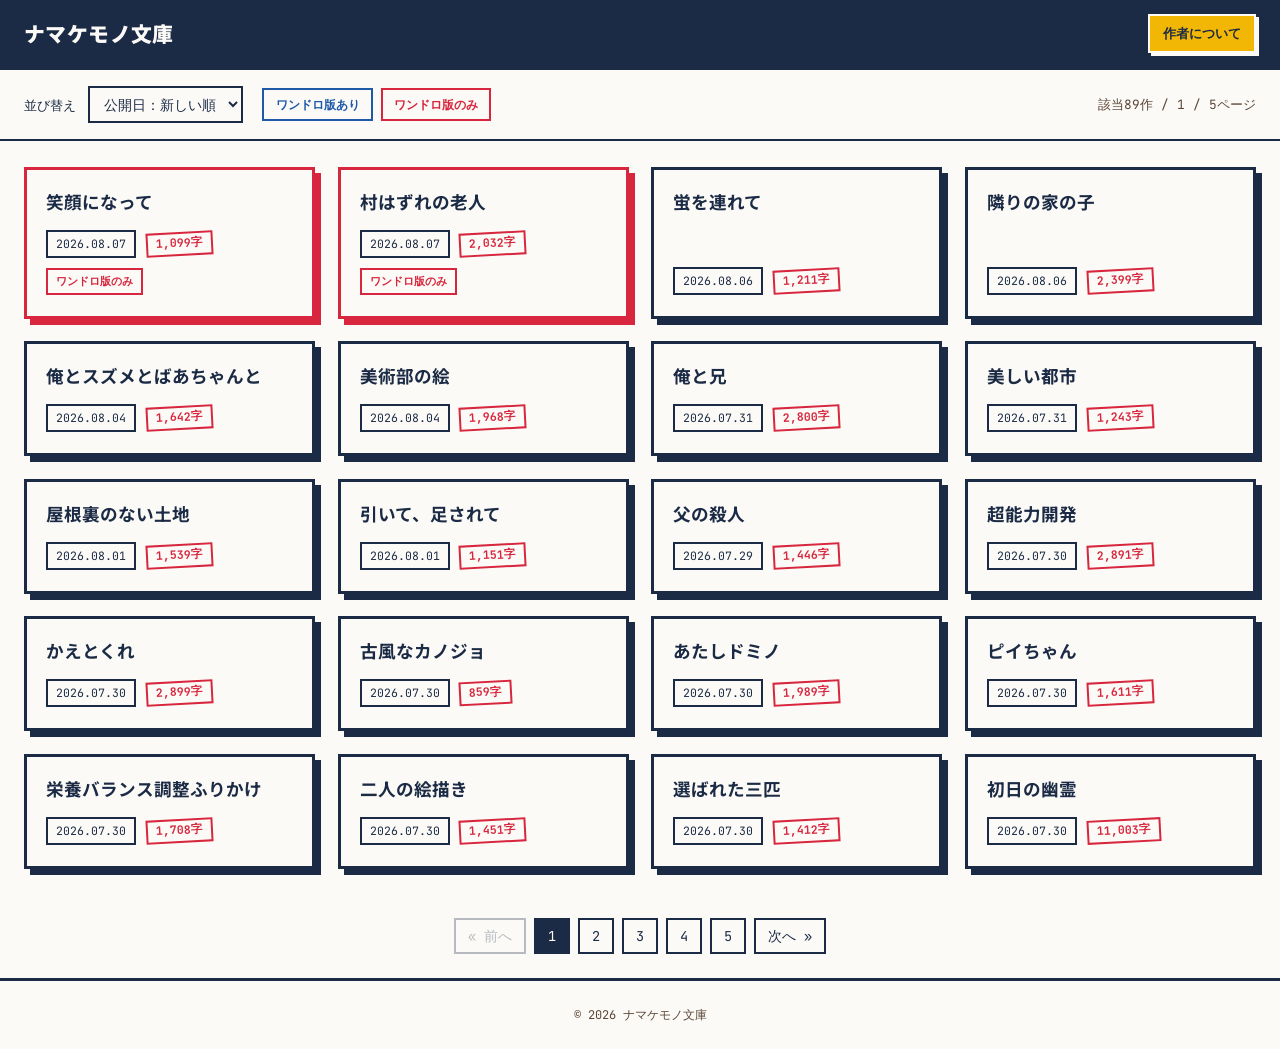
<file: index.html>
<!DOCTYPE html>
<html lang="ja">
<head>
<meta charset="UTF-8">
<meta name="viewport" content="width=device-width, initial-scale=1.0">
<title>ナマケモノ文庫</title>
<link rel="preconnect" href="https://fonts.googleapis.com">
<link rel="preconnect" href="https://fonts.gstatic.com" crossorigin>
<link href="https://fonts.googleapis.com/css2?family=Noto+Sans+JP:wght@700;900&family=Noto+Serif+JP:wght@400;500&family=JetBrains+Mono:wght@400;700&display=swap" rel="stylesheet">
<link rel="stylesheet" href="css/style.css?v=6">
</head>
<body>

<header class="site-header">
  <a class="site-title" href="index.html">ナマケモノ文庫</a>
  <!-- 作者ページへのリンク：hrefを実際のプロフィールサイトのURLに変更してください -->
  <a class="author-link" href="https://lit.link/sloth_folivora" target="_blank" rel="noopener">作者について</a>
</header>

<div class="controls-bar">
  <div class="controls-left">
    <div>
      <label for="sortSelect">並び替え</label>
      <select id="sortSelect" class="sort-select">
        <option value="date-desc">公開日：新しい順</option>
        <option value="date-asc">公開日：古い順</option>
        <option value="length-desc">文字数：長い順</option>
        <option value="length-asc">文字数：短い順</option>
      </select>
    </div>
    <div class="filter-group" role="group" aria-label="ワンドロ版の絞り込み">
      <button type="button" class="filter-btn has" id="filterHasWandoro" aria-pressed="false">ワンドロ版あり</button>
      <button type="button" class="filter-btn only" id="filterWandoroOnly" aria-pressed="false">ワンドロ版のみ</button>
    </div>
  </div>
  <div class="result-count" id="resultCount"></div>
</div>

<main>
  <div class="novel-grid" id="novelGrid">
    <p class="empty-msg">読み込み中…</p>
  </div>
  <nav class="pagination" id="pagination" aria-label="ページ送り"></nav>
</main>

<footer class="site-footer">
  &copy; <span id="yearSpan"></span> ナマケモノ文庫
</footer>

<script src="js/list.js?v=4"></script>
</body>
</html>
</file>
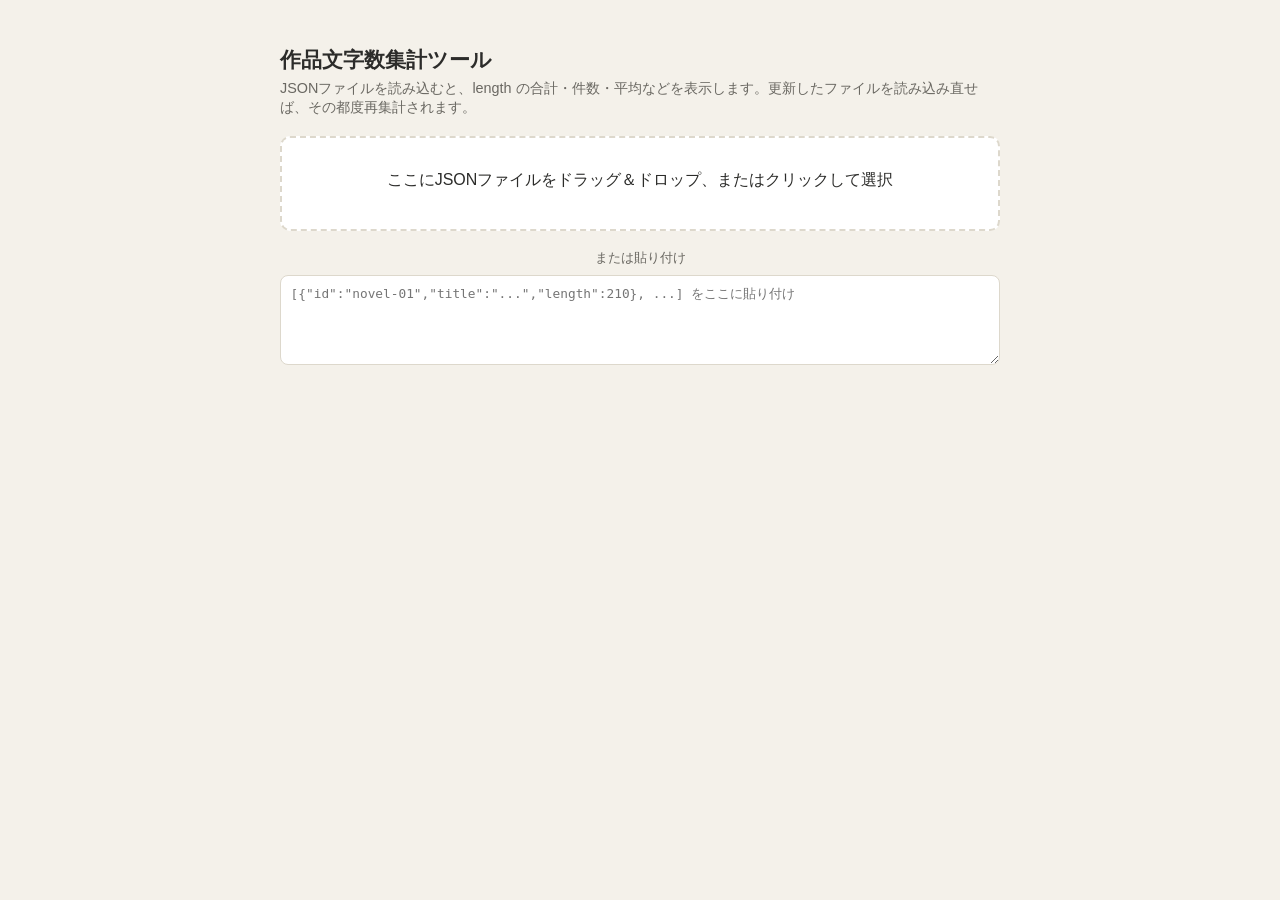
<file: length-summarizer.html>
<!DOCTYPE html>
<html lang="ja">
<head>
<meta charset="UTF-8">
<title>作品文字数集計ツール</title>
<style>
  :root {
    --bg: #f4f1ea;
    --card: #ffffff;
    --border: #ddd8cc;
    --text: #2c2c2a;
    --text-sub: #6a6862;
    --accent: #b5651d;
  }
  * { box-sizing: border-box; }
  body {
    font-family: -apple-system, "Hiragino Kaku Gothic ProN", "Yu Gothic", sans-serif;
    background: var(--bg);
    color: var(--text);
    margin: 0;
    padding: 2rem 1rem;
  }
  .wrap { max-width: 720px; margin: 0 auto; }
  h1 { font-size: 1.3rem; font-weight: 600; margin-bottom: 0.3rem; }
  p.sub { color: var(--text-sub); margin-top: 0; font-size: 0.9rem; }
  .dropzone {
    border: 2px dashed var(--border);
    border-radius: 10px;
    padding: 2rem 1rem;
    text-align: center;
    background: var(--card);
    cursor: pointer;
    margin: 1.2rem 0;
    transition: border-color .15s;
  }
  .dropzone.drag { border-color: var(--accent); }
  .dropzone input { display: none; }
  .dropzone .filename { font-size: 0.85rem; color: var(--text-sub); margin-top: 0.4rem; }
  textarea {
    width: 100%; min-height: 90px; font-family: monospace; font-size: 0.8rem;
    border: 1px solid var(--border); border-radius: 8px; padding: 0.6rem;
    background: var(--card); color: var(--text); resize: vertical;
  }
  .or { text-align: center; color: var(--text-sub); font-size: 0.8rem; margin: 0.5rem 0; }
  .cards { display: grid; grid-template-columns: repeat(auto-fit, minmax(150px, 1fr)); gap: 12px; margin: 1.5rem 0; }
  .card {
    background: var(--card); border: 1px solid var(--border); border-radius: 10px;
    padding: 1rem; text-align: center;
  }
  .card .label { font-size: 0.75rem; color: var(--text-sub); margin-bottom: 4px; }
  .card .value { font-size: 1.5rem; font-weight: 600; color: var(--accent); }
  table { width: 100%; border-collapse: collapse; background: var(--card); border-radius: 10px; overflow: hidden; font-size: 0.85rem; }
  th, td { padding: 8px 10px; text-align: right; border-bottom: 1px solid var(--border); }
  th:first-child, td:first-child { text-align: left; }
  th { color: var(--text-sub); font-weight: 500; }
  .error { color: #b3261e; font-size: 0.85rem; margin-top: 0.5rem; }
  .hidden { display: none; }
</style>
</head>
<body>
<div class="wrap">
  <h1>作品文字数集計ツール</h1>
  <p class="sub">JSONファイルを読み込むと、length の合計・件数・平均などを表示します。更新したファイルを読み込み直せば、その都度再集計されます。</p>

  <div class="dropzone" id="dropzone">
    <div>ここにJSONファイルをドラッグ＆ドロップ、またはクリックして選択</div>
    <div class="filename" id="filename"></div>
    <input type="file" id="fileInput" accept=".json,application/json">
  </div>

  <div class="or">または貼り付け</div>
  <textarea id="pasteArea" placeholder='[{"id":"novel-01","title":"...","length":210}, ...] をここに貼り付け'></textarea>

  <div class="error hidden" id="errorBox"></div>

  <div id="results" class="hidden">
    <div class="cards">
      <div class="card"><div class="label">作品数</div><div class="value" id="statCount">0</div></div>
      <div class="card"><div class="label">合計文字数</div><div class="value" id="statSum">0</div></div>
      <div class="card"><div class="label">平均文字数</div><div class="value" id="statAvg">0</div></div>
      <div class="card"><div class="label">最大 / 最小</div><div class="value" id="statMinMax" style="font-size:1.1rem">-</div></div>
    </div>
    <table>
      <thead><tr><th>公開日</th><th>件数</th><th>合計文字数</th></tr></thead>
      <tbody id="byDateBody"></tbody>
    </table>
  </div>
</div>

<script>
const dropzone = document.getElementById('dropzone');
const fileInput = document.getElementById('fileInput');
const pasteArea = document.getElementById('pasteArea');
const filenameEl = document.getElementById('filename');
const errorBox = document.getElementById('errorBox');
const results = document.getElementById('results');

function showError(msg) {
  errorBox.textContent = msg;
  errorBox.classList.remove('hidden');
  results.classList.add('hidden');
}

function process(jsonText, label) {
  let data;
  try {
    data = JSON.parse(jsonText);
  } catch (e) {
    showError('JSONの解析に失敗しました: ' + e.message);
    return;
  }
  if (!Array.isArray(data)) {
    showError('JSONは配列である必要があります。');
    return;
  }
  errorBox.classList.add('hidden');
  if (label) filenameEl.textContent = label;

  const lengths = data.map(d => Number(d.length) || 0);
  const count = data.length;
  const sum = lengths.reduce((a, b) => a + b, 0);
  const avg = count ? Math.round(sum / count) : 0;
  const max = count ? Math.max(...lengths) : 0;
  const min = count ? Math.min(...lengths) : 0;

  document.getElementById('statCount').textContent = count.toLocaleString();
  document.getElementById('statSum').textContent = sum.toLocaleString();
  document.getElementById('statAvg').textContent = avg.toLocaleString();
  document.getElementById('statMinMax').textContent = max.toLocaleString() + ' / ' + min.toLocaleString();

  const byDate = {};
  data.forEach(d => {
    const key = d.publishedDate || '不明';
    if (!byDate[key]) byDate[key] = { count: 0, sum: 0 };
    byDate[key].count += 1;
    byDate[key].sum += Number(d.length) || 0;
  });
  const tbody = document.getElementById('byDateBody');
  tbody.innerHTML = '';
  Object.keys(byDate).sort().forEach(date => {
    const row = byDate[date];
    const tr = document.createElement('tr');
    tr.innerHTML = `<td>${date}</td><td>${row.count.toLocaleString()}</td><td>${row.sum.toLocaleString()}</td>`;
    tbody.appendChild(tr);
  });

  results.classList.remove('hidden');
}

function handleFile(file) {
  const reader = new FileReader();
  reader.onload = e => process(e.target.result, file.name);
  reader.onerror = () => showError('ファイルの読み込みに失敗しました。');
  reader.readAsText(file);
}

dropzone.addEventListener('click', () => fileInput.click());
fileInput.addEventListener('change', () => {
  if (fileInput.files.length) handleFile(fileInput.files[0]);
});
dropzone.addEventListener('dragover', e => { e.preventDefault(); dropzone.classList.add('drag'); });
dropzone.addEventListener('dragleave', () => dropzone.classList.remove('drag'));
dropzone.addEventListener('drop', e => {
  e.preventDefault();
  dropzone.classList.remove('drag');
  if (e.dataTransfer.files.length) handleFile(e.dataTransfer.files[0]);
});
pasteArea.addEventListener('input', () => {
  if (pasteArea.value.trim()) process(pasteArea.value, '(貼り付けたテキスト)');
});
</script>
</body>
</html>
</file>
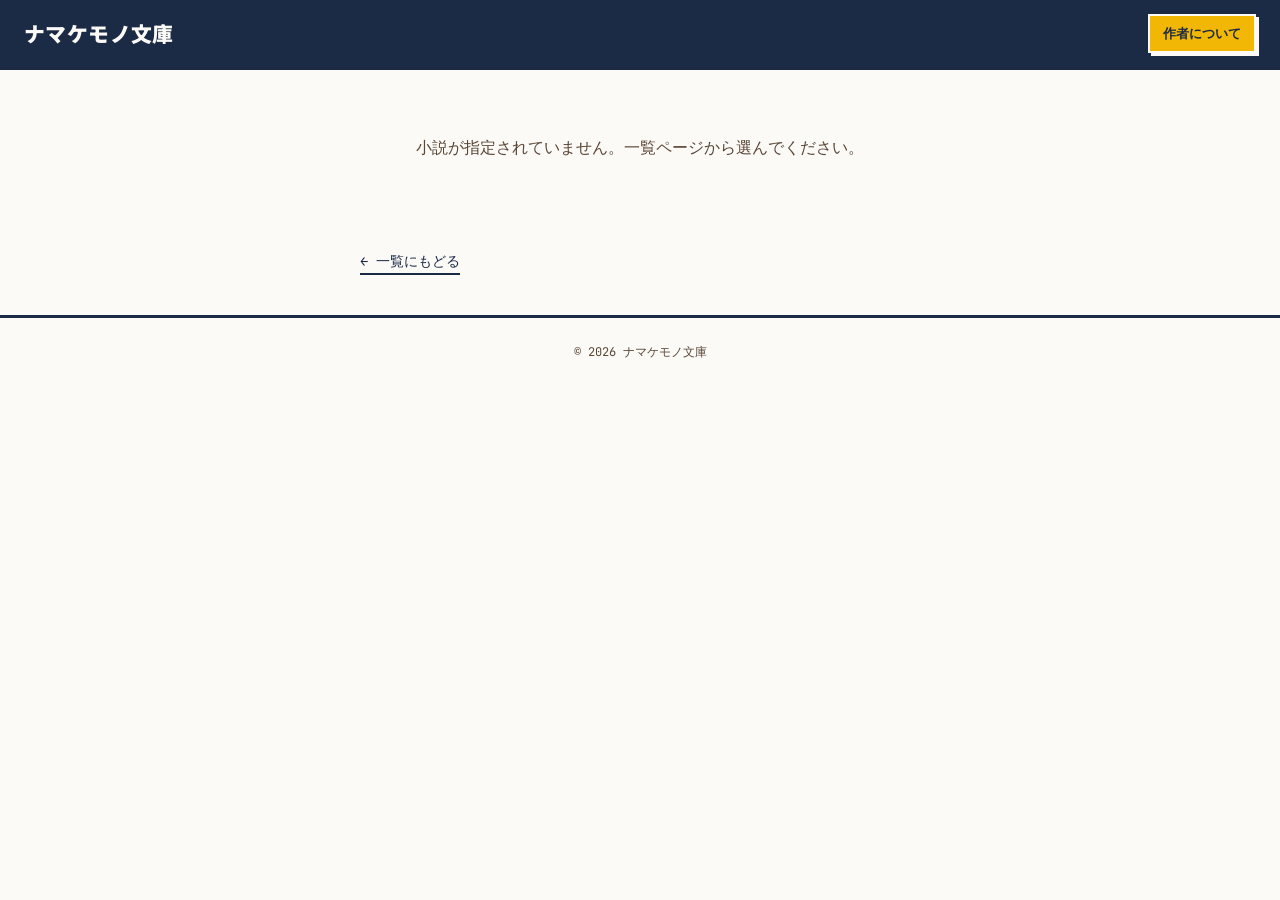
<file: novel.html>
<!DOCTYPE html>
<html lang="ja">
<head>
<meta charset="UTF-8">
<meta name="viewport" content="width=device-width, initial-scale=1.0">
<title>読み込み中… | ナマケモノ文庫</title>
<link rel="preconnect" href="https://fonts.googleapis.com">
<link rel="preconnect" href="https://fonts.gstatic.com" crossorigin>
<link href="https://fonts.googleapis.com/css2?family=Noto+Sans+JP:wght@700;900&family=Noto+Serif+JP:wght@400;500&family=JetBrains+Mono:wght@400;700&display=swap" rel="stylesheet">
<link rel="stylesheet" href="css/style.css?v=6">
</head>
<body>

<header class="site-header">
  <a class="site-title" href="index.html">ナマケモノ文庫</a>
  <!-- 作者ページへのリンク：hrefを実際のプロフィールサイトのURLに変更してください -->
  <a class="author-link" href="https://lit.link/sloth_folivora" target="_blank" rel="noopener">作者について</a>
</header>

<main id="novelContainer">
  <div class="novel-header">
    <h1 id="novelTitle">読み込み中…</h1>
    <div class="novel-meta-row" id="novelMeta"></div>
  </div>

  <article class="novel-article" id="novelArticle"></article>

  <div id="wandoroLinkContainer"></div>

  <div class="theme-reveal" id="themeReveal" hidden>
    <div class="theme-chips" id="themeChips"></div>
  </div>
</main>

<div class="bottom-bar">
  <a class="back-link" href="index.html">← 一覧にもどる</a>
  <button class="theme-btn" id="themeBtn" type="button" hidden>お題を表示</button>
</div>

<footer class="site-footer">
  &copy; <span id="yearSpan"></span> ナマケモノ文庫
</footer>

<script src="js/novel.js?v=5"></script>
</body>
</html>
</file>
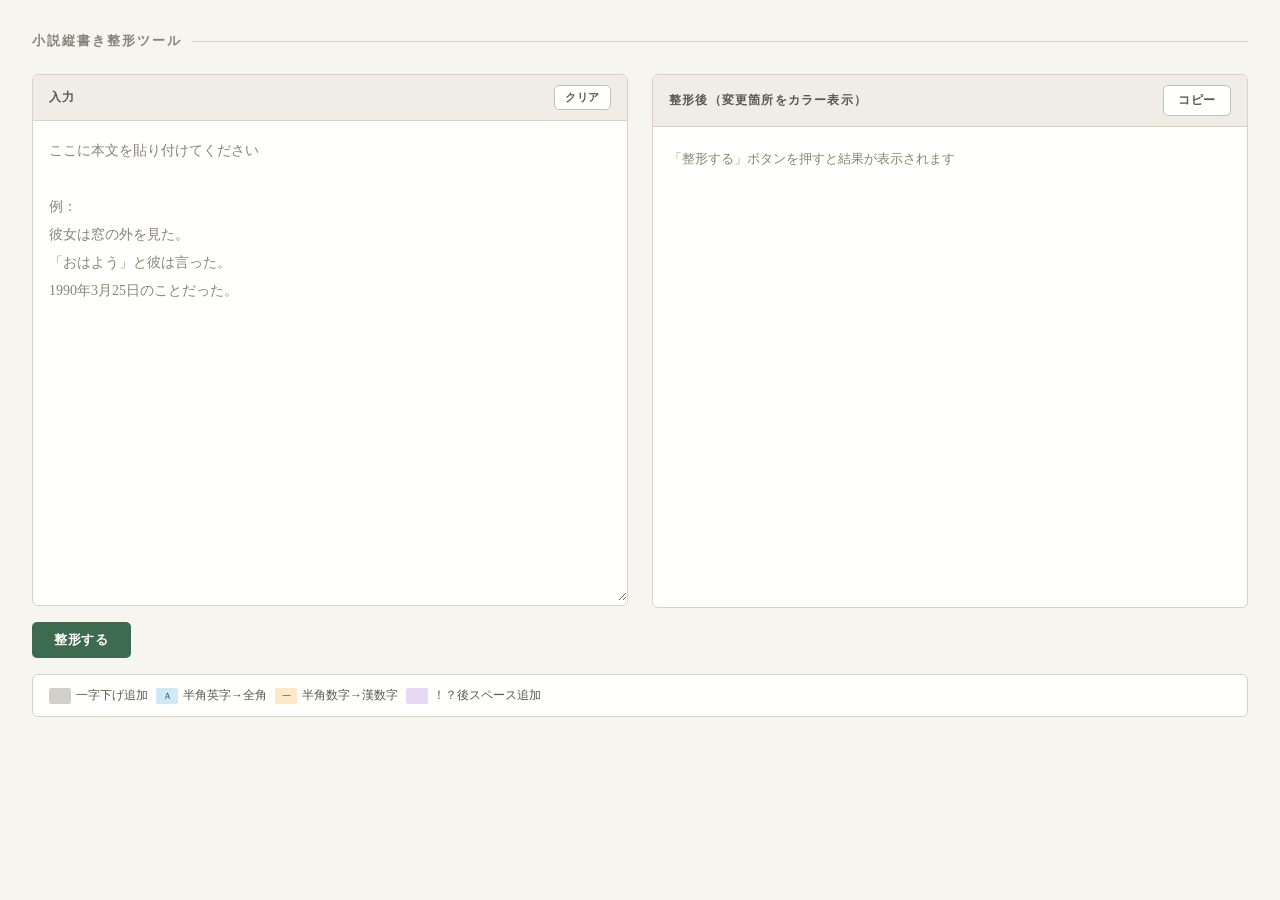
<file: novel_formatter.html>
<!DOCTYPE html>
<html lang="ja">
<head>
<meta charset="UTF-8">
<meta name="viewport" content="width=device-width, initial-scale=1.0">
<title>小説整形ツール</title>
<style>
  :root {
    --bg: #f7f5f0;
    --surface: #fffffe;
    --surface2: #f0ede6;
    --border: #d8d3c8;
    --border2: #c4bfb4;
    --text: #1a1814;
    --text2: #5c574e;
    --text3: #8a8278;
    --accent: #3d6b4f;
    --accent-light: #e8f2eb;
    --indent-bg: #d0cfc8;
    --indent-text: #6b6760;
    --alpha-bg: #d0eaf5;
    --alpha-text: #1a5070;
    --num-bg: #fde8c8;
    --num-text: #7a4010;
    --space-bg: #e8d8f5;
    --space-text: #4a2070;
    --font-jp: 'Hiragino Mincho ProN', 'Yu Mincho', 'MS Mincho', serif;
    --font-ui: 'Hiragino Kaku Gothic ProN', 'Yu Gothic', 'Meiryo', sans-serif;
  }
  * { box-sizing: border-box; margin: 0; padding: 0; }
  body {
    background: var(--bg);
    color: var(--text);
    font-family: var(--font-ui);
    min-height: 100vh;
    padding: 2rem;
  }
  .app-title {
    font-size: 13px;
    font-weight: 600;
    letter-spacing: 0.15em;
    color: var(--text3);
    text-transform: uppercase;
    margin-bottom: 1.5rem;
    display: flex;
    align-items: center;
    gap: 10px;
  }
  .app-title::after {
    content: '';
    flex: 1;
    height: 1px;
    background: var(--border);
  }
  .layout {
    display: grid;
    grid-template-columns: 1fr 1fr;
    gap: 1.5rem;
    align-items: start;
  }
  .panel {
    background: var(--surface);
    border: 1px solid var(--border);
    border-radius: 6px;
    overflow: hidden;
  }
  .panel-header {
    background: var(--surface2);
    border-bottom: 1px solid var(--border);
    padding: 10px 16px;
    font-size: 12px;
    font-weight: 600;
    letter-spacing: 0.1em;
    color: var(--text2);
    display: flex;
    align-items: center;
    justify-content: space-between;
  }
  textarea {
    width: 100%;
    min-height: 480px;
    padding: 16px;
    font-family: var(--font-jp);
    font-size: 15px;
    line-height: 2;
    border: none;
    outline: none;
    resize: vertical;
    background: var(--surface);
    color: var(--text);
  }
  textarea::placeholder {
    color: var(--text3);
    font-size: 14px;
  }
  .output-area {
    min-height: 480px;
    padding: 16px;
    font-family: var(--font-jp);
    font-size: 15px;
    line-height: 2;
    white-space: pre-wrap;
    word-break: break-all;
    overflow-y: auto;
  }
  .output-area .line { display: inline; }
  .mark-indent {
    display: inline-block;
    width: 1em;
    background: var(--indent-bg);
    color: var(--indent-text);
    border-radius: 2px;
    text-align: center;
    font-size: 10px;
    line-height: 1.8;
    font-family: var(--font-ui);
    vertical-align: middle;
    position: relative;
    top: -1px;
  }
  .mark-alpha {
    background: var(--alpha-bg);
    color: var(--alpha-text);
    border-radius: 2px;
    padding: 0 1px;
  }
  .mark-num {
    background: var(--num-bg);
    color: var(--num-text);
    border-radius: 2px;
    padding: 0 1px;
  }
  .mark-space {
    background: var(--space-bg);
    color: var(--space-text);
    border-radius: 2px;
    padding: 0 1px;
    font-size: 11px;
    font-family: var(--font-ui);
  }
  .actions {
    display: flex;
    gap: 10px;
    margin-top: 1rem;
    align-items: center;
  }
  button {
    background: var(--accent);
    color: #fff;
    border: none;
    border-radius: 5px;
    padding: 9px 22px;
    font-size: 13px;
    font-weight: 600;
    font-family: var(--font-ui);
    letter-spacing: 0.05em;
    cursor: pointer;
    transition: opacity 0.15s;
  }
  button:hover { opacity: 0.85; }
  button.secondary {
    background: var(--surface);
    color: var(--text2);
    border: 1px solid var(--border2);
  }
  button.secondary:hover { background: var(--surface2); }
  .copy-btn {
    background: var(--surface);
    color: var(--text2);
    border: 1px solid var(--border2);
    padding: 6px 14px;
    font-size: 12px;
  }
  .copy-btn:hover { background: var(--surface2); }
  .legend {
    display: flex;
    flex-wrap: wrap;
    gap: 8px;
    margin-top: 1rem;
    padding: 12px 16px;
    background: var(--surface);
    border: 1px solid var(--border);
    border-radius: 6px;
    font-size: 12px;
  }
  .legend-item {
    display: flex;
    align-items: center;
    gap: 5px;
    color: var(--text2);
  }
  .legend-swatch {
    display: inline-block;
    width: 22px;
    height: 16px;
    border-radius: 2px;
    font-size: 9px;
    text-align: center;
    line-height: 16px;
  }
  .swatch-indent { background: var(--indent-bg); color: var(--indent-text); }
  .swatch-alpha  { background: var(--alpha-bg);  color: var(--alpha-text); }
  .swatch-num    { background: var(--num-bg);    color: var(--num-text); }
  .swatch-space  { background: var(--space-bg);  color: var(--space-text); }
  .copy-msg {
    font-size: 12px;
    color: var(--accent);
    opacity: 0;
    transition: opacity 0.3s;
    margin-left: 4px;
  }
  .copy-msg.show { opacity: 1; }
  @media (max-width: 800px) {
    body { padding: 1rem; }
    .layout { grid-template-columns: 1fr; }
  }
</style>
</head>
<body>

<div class="app-title">小説縦書き整形ツール</div>

<div class="layout">
  <div>
    <div class="panel">
      <div class="panel-header">
        入力
        <button class="secondary" onclick="clearInput()" style="padding:4px 10px;font-size:11px;">クリア</button>
      </div>
      <textarea id="input" placeholder="ここに本文を貼り付けてください&#10;&#10;例：&#10;彼女は窓の外を見た。&#10;「おはよう」と彼は言った。&#10;1990年3月25日のことだった。"></textarea>
    </div>
    <div class="actions">
      <button onclick="format()">整形する</button>
    </div>
  </div>

  <div>
    <div class="panel">
      <div class="panel-header">
        整形後（変更箇所をカラー表示）
        <button class="copy-btn" onclick="copyText()">コピー</button>
      </div>
      <div id="output" class="output-area"><span style="color:var(--text3);font-size:13px;">「整形する」ボタンを押すと結果が表示されます</span></div>
    </div>
    <span class="copy-msg" id="copy-msg">コピーしました</span>
  </div>
</div>

<div class="legend">
  <div class="legend-item">
    <span class="legend-swatch swatch-indent">　</span>一字下げ追加
  </div>
  <div class="legend-item">
    <span class="legend-swatch swatch-alpha">Ａ</span>半角英字→全角
  </div>
  <div class="legend-item">
    <span class="legend-swatch swatch-num">一</span>半角数字→漢数字
  </div>
  <div class="legend-item">
    <span class="legend-swatch swatch-space">　</span>！？後スペース追加
  </div>
</div>

<script>
const OPEN_BRACKETS = '「『（【〔〈《';

function toFullWidth(str) {
  return str.replace(/[A-Za-z]/g, c => String.fromCharCode(c.charCodeAt(0) + 0xFEE0));
}

function toKanji(n) {
  if (n === 0) return '〇';
  const digits = ['〇','一','二','三','四','五','六','七','八','九'];
  const units  = ['','十','百','千'];
  const bigU   = ['','万','億','兆'];
  let result = '';
  const groups = [];
  let tmp = n;
  while (tmp > 0) { groups.push(tmp % 10000); tmp = Math.floor(tmp / 10000); }
  for (let g = groups.length - 1; g >= 0; g--) {
    const v = groups[g];
    if (v === 0) continue;
    let s = '';
    const d3 = Math.floor(v / 1000);
    const d2 = Math.floor((v % 1000) / 100);
    const d1 = Math.floor((v % 100) / 10);
    const d0 = v % 10;
    if (d3) s += (d3 === 1 ? '' : digits[d3]) + '千';
    if (d2) s += (d2 === 1 ? '' : digits[d2]) + '百';
    if (d1) s += (d1 === 1 ? '' : digits[d1]) + '十';
    if (d0) s += digits[d0];
    result += s + bigU[g];
  }
  return result;
}

function processLine(line) {
  if (line.trim() === '') return { html: '\n', plain: '\n', isBlank: true };

  let html  = '';
  let plain = '';
  let modified = line;

  const startsWithBracket = OPEN_BRACKETS.includes(line[0]);
  const hasFullWidthSpace  = line[0] === '　';
  const endsWithKuten      = line[line.length - 1] === '。';

  let needsIndent = false;
  if (!startsWithBracket && !hasFullWidthSpace) {
    needsIndent = true;
  } else if (startsWithBracket && endsWithKuten) {
    needsIndent = true;
  }

  if (needsIndent) {
    html  += '<span class="mark-indent" title="一字下げ追加">□</span>';
    plain += '　';
  }

  let i = 0;
  while (i < line.length) {
    const numMatch = line.slice(i).match(/^[0-9]+/);
    if (numMatch) {
      const kanji = toKanji(parseInt(numMatch[0], 10));
      html  += `<span class="mark-num" title="半角数字→漢数字">${kanji}</span>`;
      plain += kanji;
      i += numMatch[0].length;
      continue;
    }
    const alphaMatch = line.slice(i).match(/^[A-Za-z]+/);
    if (alphaMatch) {
      const full = toFullWidth(alphaMatch[0]);
      html  += `<span class="mark-alpha" title="半角英字→全角">${full}</span>`;
      plain += full;
      i += alphaMatch[0].length;
      continue;
    }
    const ch = line[i];
    if ((ch === '！' || ch === '？') && line[i + 1] && line[i + 1] !== '　' && line[i + 1] !== '！' && line[i + 1] !== '？' && line[i + 1] !== '」' && line[i + 1] !== '』' && line[i + 1] !== '。') {
      html  += ch + `<span class="mark-space" title="！？後スペース追加">　</span>`;
      plain += ch + '　';
      i++;
      continue;
    }
    const escaped = ch.replace(/&/g,'&amp;').replace(/</g,'&lt;').replace(/>/g,'&gt;');
    html  += escaped;
    plain += ch;
    i++;
  }

  return { html, plain };
}

let formattedPlain = '';

function format() {
  const input = document.getElementById('input').value;
  if (!input.trim()) {
    document.getElementById('output').innerHTML = '<span style="color:var(--text3);font-size:13px;">テキストを入力してください</span>';
    return;
  }
  const lines = input.split('\n');
  let htmlOut  = '';
  let plainOut = '';

  for (let idx = 0; idx < lines.length; idx++) {
    const { html, plain, isBlank } = processLine(lines[idx]);
    if (isBlank) {
      htmlOut  += idx < lines.length - 1 ? '\n' : '';
      plainOut += idx < lines.length - 1 ? '\n' : '';
    } else {
      htmlOut  += (html  || '') + (idx < lines.length - 1 ? '\n' : '');
      plainOut += (plain || '') + (idx < lines.length - 1 ? '\n' : '');
    }
  }

  formattedPlain = plainOut;
  document.getElementById('output').innerHTML = htmlOut;
}

function copyText() {
  if (!formattedPlain) return;
  navigator.clipboard.writeText(formattedPlain).then(() => {
    const msg = document.getElementById('copy-msg');
    msg.classList.add('show');
    setTimeout(() => msg.classList.remove('show'), 2000);
  });
}

function clearInput() {
  document.getElementById('input').value = '';
  document.getElementById('output').innerHTML = '<span style="color:var(--text3);font-size:13px;">「整形する」ボタンを押すと結果が表示されます</span>';
  formattedPlain = '';
}

document.getElementById('input').addEventListener('keydown', function(e) {
  if ((e.metaKey || e.ctrlKey) && e.key === 'Enter') format();
});
</script>
</body>
</html>
</file>
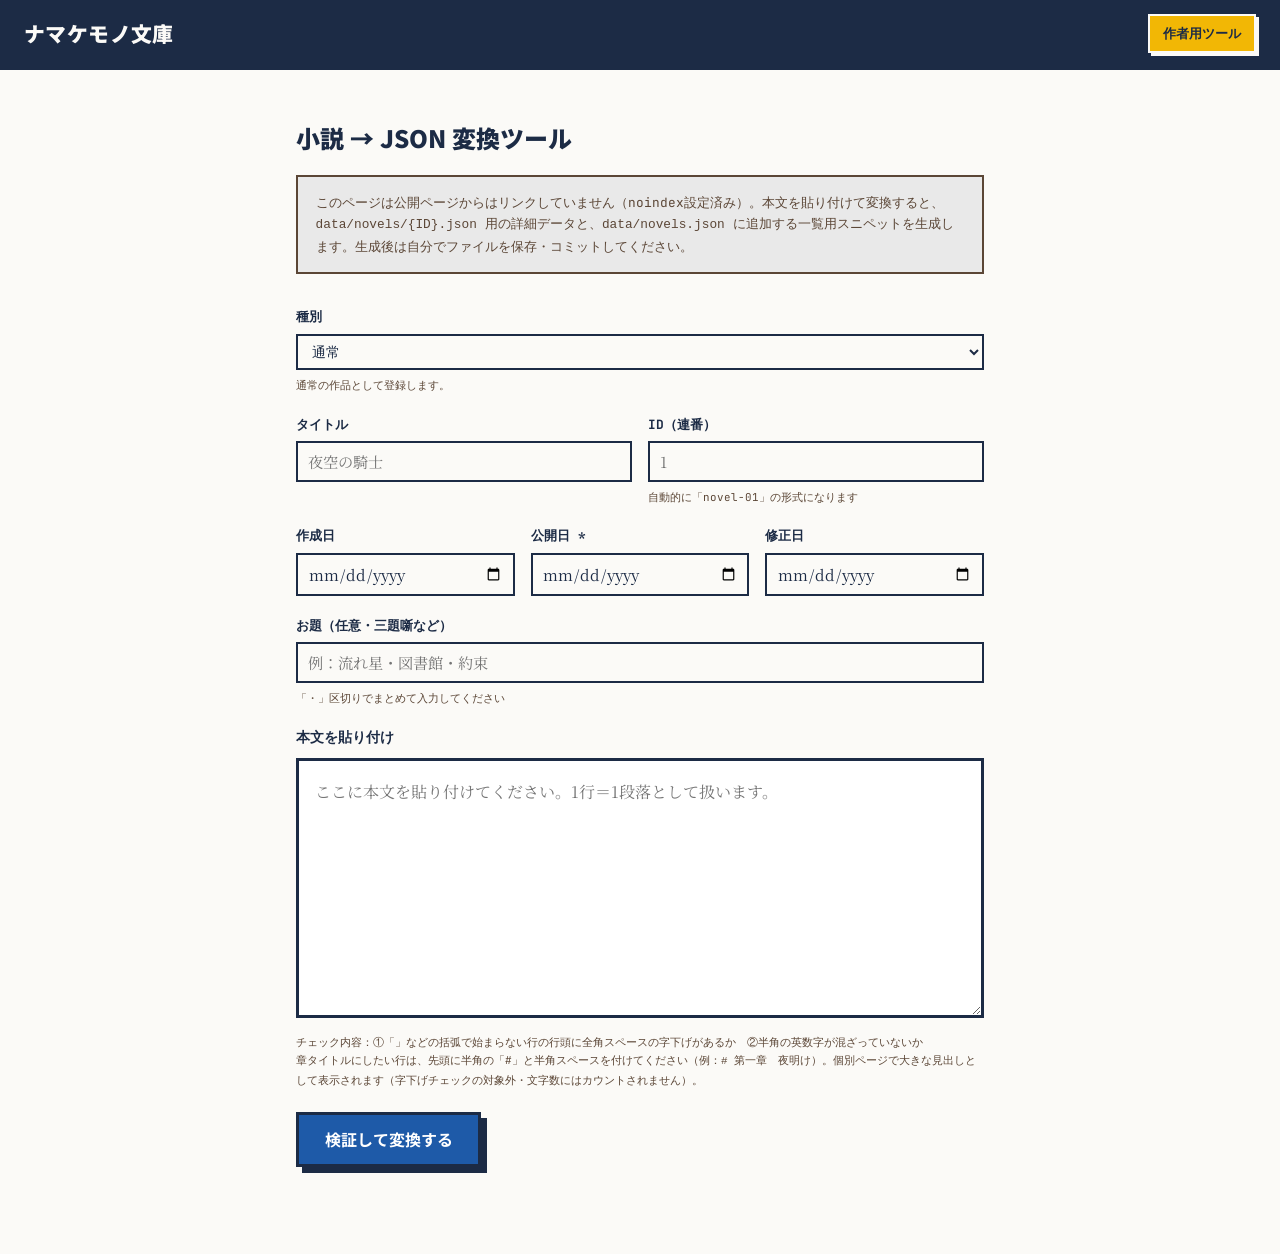
<file: tool.html>
<!DOCTYPE html>
<html lang="ja">
<head>
<meta charset="UTF-8">
<meta name="viewport" content="width=device-width, initial-scale=1.0">
<meta name="robots" content="noindex, nofollow">
<title>JSON変換ツール | ナマケモノ文庫（作者用）</title>
<link rel="preconnect" href="https://fonts.googleapis.com">
<link rel="preconnect" href="https://fonts.gstatic.com" crossorigin>
<link href="https://fonts.googleapis.com/css2?family=Noto+Sans+JP:wght@700;900&family=Noto+Serif+JP:wght@400;500&family=JetBrains+Mono:wght@400;700&display=swap" rel="stylesheet">
<link rel="stylesheet" href="css/style.css?v=6">
</head>
<body>

<header class="site-header">
  <a class="site-title" href="index.html">ナマケモノ文庫</a>
  <span class="author-link" style="cursor:default;">作者用ツール</span>
</header>

<main class="tool-main">
  <h1 style="font-family:var(--font-display); font-weight:900; font-size:1.5rem;">小説 → JSON 変換ツール</h1>

  <p class="tool-notice">
    このページは公開ページからはリンクしていません（noindex設定済み）。本文を貼り付けて変換すると、<code>data/novels/{ID}.json</code> 用の詳細データと、<code>data/novels.json</code> に追加する一覧用スニペットを生成します。生成後は自分でファイルを保存・コミットしてください。
  </p>

  <div class="field-row">
    <div class="field" style="grid-column: 1 / -1;">
      <label for="typeSelect">種別</label>
      <select id="typeSelect" class="sort-select" style="width:100%;">
        <option value="normal">通常</option>
        <option value="revised-with-wandoro">修正版（ワンドロ版あり）</option>
        <option value="wandoro-only">ワンドロ版のみ（一覧にそのまま表示）</option>
        <option value="wandoro-paired">ワンドロ版（修正版とペア／一覧には表示しない）</option>
      </select>
      <span class="field-hint" id="typeHint">通常の作品として登録します。</span>
    </div>
  </div>

  <div class="field-row">
    <div class="field">
      <label for="titleInput">タイトル</label>
      <input type="text" id="titleInput" placeholder="夜空の騎士">
    </div>
    <div class="field">
      <label for="idNumberInput">ID（連番）</label>
      <input type="number" id="idNumberInput" min="1" step="1" placeholder="1">
      <span class="field-hint">自動的に「<span id="idPreview">novel-01</span>」の形式になります</span>
    </div>
  </div>

  <div class="field-row">
    <div class="field">
      <label for="createdDateInput">作成日</label>
      <input type="date" id="createdDateInput">
    </div>
    <div class="field">
      <label for="publishedDateInput">公開日 *</label>
      <input type="date" id="publishedDateInput">
    </div>
    <div class="field">
      <label for="modifiedDateInput">修正日</label>
      <input type="date" id="modifiedDateInput">
    </div>
  </div>

  <div class="field-row">
    <div class="field" style="grid-column: 1 / -1;">
      <label for="themesInput">お題（任意・三題噺など）</label>
      <input type="text" id="themesInput" placeholder="例：流れ星・図書館・約束">
      <span class="field-hint">「・」区切りでまとめて入力してください</span>
    </div>
  </div>

  <div class="textarea-field">
    <label for="rawTextInput" style="font-family:var(--font-mono); font-size:0.85rem; font-weight:700; display:block; margin-bottom:0.5rem;">本文を貼り付け</label>
    <textarea id="rawTextInput" placeholder="ここに本文を貼り付けてください。1行＝1段落として扱います。"></textarea>
    <p class="field-hint" style="margin-top:0.5rem;">
      チェック内容：①「」などの括弧で始まらない行の行頭に全角スペースの字下げがあるか　②半角の英数字が混ざっていないか<br>
      章タイトルにしたい行は、先頭に半角の「#」と半角スペースを付けてください（例：<code># 第一章　夜明け</code>）。個別ページで大きな見出しとして表示されます（字下げチェックの対象外・文字数にはカウントされません）。
    </p>
  </div>

  <button class="primary-btn" id="processBtn" type="button">検証して変換する</button>

  <div class="error-box" id="errorBox" hidden></div>

  <div class="warnings-box" id="warningsBox"></div>

  <div class="result-section" id="resultSection" hidden>
    <h2>変換結果</h2>
    <div class="length-display" id="lengthDisplay"></div>

    <div class="output-block">
      <h3>詳細データ（data/novels/{ID}.json として保存）</h3>
      <textarea id="detailJsonOutput" readonly></textarea>
      <div class="output-actions">
        <button class="secondary-btn" id="downloadDetailBtn" type="button">JSONファイルをダウンロード</button>
      </div>
    </div>

    <div class="output-block" id="listSnippetBlock">
      <h3>一覧用スニペット（data/novels.json の配列に追加）</h3>
      <textarea id="listSnippetOutput" readonly></textarea>
      <div class="output-actions">
        <button class="secondary-btn" id="copySnippetBtn" type="button">コピーする</button>
      </div>
    </div>

    <p class="tool-notice" id="noListSnippetNote" hidden>
      このワンドロ版は <code>data/novels.json</code>（一覧）には追加しないでください。対応する修正版のページから自動的にリンクされます。
    </p>
  </div>
</main>

<script src="js/tool.js?v=5"></script>
</body>
</html>
</file>
<file: css/style.css>
/* ==========================================================================
   原稿棚 — 小説公開サイト用スタイル
   デザイン方針：ネオブルータリズム（太枠・オフセット影・角丸なし）
   紙のような白（暖色）＋ 紺・茶をベースに、赤／青／黄の原色をスタンプ的に使用
   400字詰め原稿用紙の方眼を、見出し帯の背景にごく控えめに使用（サイトの署名要素）
   ========================================================================== */

:root {
  --paper: #FBFAF7;
  --paper-line: rgba(28, 43, 69, 0.08);
  --ink: #1C2B45;      /* 紺：主要な文字・枠線 */
  --brown: #5B4636;    /* 茶：副次的な要素 */
  --charcoal: #2A2A2A;
  --red: #D7263D;
  --blue: #1E5AA8;
  --yellow: #F2B705;
  --green: #1E8A4A;

  --border-w: 3px;
  --shadow: 6px 6px 0 var(--ink);
  --shadow-sm: 3px 3px 0 var(--ink);

  --font-display: "Noto Sans JP", "Hiragino Sans", sans-serif;
  --font-body: "Noto Serif JP", "Hiragino Mincho ProN", serif;
  --font-mono: "JetBrains Mono", "Courier New", monospace;
}

* { box-sizing: border-box; }

html { -webkit-text-size-adjust: 100%; }

body {
  margin: 0;
  background: var(--paper);
  color: var(--ink);
  font-family: var(--font-body);
  line-height: 1.7;
}

a { color: inherit; }

img { max-width: 100%; }

button, select, input, textarea {
  font-family: inherit;
  color: inherit;
}

:focus-visible {
  outline: 3px solid var(--blue);
  outline-offset: 2px;
}

/* ---------- ヘッダー ---------- */

.site-header {
  position: sticky;
  top: 0;
  z-index: 10;
  background: var(--ink);
  color: var(--paper);
  border-bottom: var(--border-w) solid var(--ink);
  display: flex;
  align-items: center;
  justify-content: space-between;
  gap: 1rem;
  padding: 0.9rem 1.5rem;
  flex-wrap: wrap;
}

.site-title {
  font-family: var(--font-display);
  font-weight: 900;
  font-size: 1.3rem;
  text-decoration: none;
  letter-spacing: 0.02em;
  color: var(--paper);
}

.site-title small {
  display: block;
  font-family: var(--font-mono);
  font-weight: 400;
  font-size: 0.65rem;
  color: var(--paper);
  opacity: 0.7;
  letter-spacing: 0.05em;
  margin-top: 0.15rem;
}

/* 作者ページへのリンク：ここのhrefを実際のプロフィールサイトURLに変更してください */
.author-link {
  font-family: var(--font-mono);
  font-size: 0.8rem;
  font-weight: 700;
  text-decoration: none;
  color: var(--ink);
  background: var(--yellow);
  border: 2px solid var(--paper);
  padding: 0.4rem 0.8rem;
  box-shadow: 3px 3px 0 var(--paper);
  transition: transform 0.1s ease, box-shadow 0.1s ease;
  white-space: nowrap;
}
.author-link:hover,
.author-link:focus-visible {
  transform: translate(-1px, -1px);
  box-shadow: 4px 4px 0 var(--paper);
}
.author-link:active {
  transform: translate(2px, 2px);
  box-shadow: 1px 1px 0 var(--paper);
}

/* ---------- 並び替えバー ---------- */

.controls-bar {
  display: flex;
  align-items: center;
  justify-content: space-between;
  flex-wrap: wrap;
  gap: 0.8rem;
  padding: 1rem 1.5rem;
  border-bottom: 2px solid var(--ink);
}

.controls-bar label {
  font-family: var(--font-mono);
  font-size: 0.8rem;
  margin-right: 0.5rem;
}

.sort-select {
  font-family: var(--font-mono);
  font-size: 0.85rem;
  border: 2px solid var(--ink);
  background: var(--paper);
  padding: 0.4rem 0.6rem;
  cursor: pointer;
}

.result-count {
  font-family: var(--font-mono);
  font-size: 0.8rem;
  color: var(--brown);
}

.controls-left {
  display: flex;
  align-items: center;
  flex-wrap: wrap;
  gap: 1.2rem;
}

.filter-group {
  display: flex;
  align-items: center;
  flex-wrap: wrap;
  gap: 0.5rem;
}

.filter-btn {
  font-family: var(--font-mono);
  font-size: 0.78rem;
  font-weight: 700;
  background: var(--paper);
  border: 2px solid var(--ink);
  padding: 0.35rem 0.7rem;
  cursor: pointer;
}

.filter-btn.has {
  border-color: var(--blue);
  color: var(--blue);
}
.filter-btn.has[aria-pressed="true"] {
  background: var(--blue);
  color: var(--paper);
}

.filter-btn.only {
  border-color: var(--red);
  color: var(--red);
}
.filter-btn.only[aria-pressed="true"] {
  background: var(--red);
  color: var(--paper);
}

/* ---------- 一覧グリッド ---------- */

.novel-grid {
  display: grid;
  grid-template-columns: repeat(auto-fill, minmax(260px, 1fr));
  gap: 1.4rem;
  padding: 1.6rem 1.5rem;
}

.novel-card {
  display: flex;
  flex-direction: column;
  gap: 0.9rem;
  text-decoration: none;
  color: inherit;
  background: var(--paper);
  border: var(--border-w) solid var(--ink);
  box-shadow: var(--shadow);
  padding: 1.2rem 1.2rem 1.3rem;
  transition: transform 0.12s ease, box-shadow 0.12s ease;
}

.novel-card:hover,
.novel-card:focus-visible {
  transform: translate(-3px, -3px);
  box-shadow: 9px 9px 0 var(--ink);
}

.novel-card:active {
  transform: translate(1px, 1px);
  box-shadow: 3px 3px 0 var(--ink);
}

/* ワンドロ版あり（修正版＋ワンドロ版のペア）: 青枠 */
.novel-card.has-wandoro {
  border-color: var(--blue);
  box-shadow: 6px 6px 0 var(--blue);
}
.novel-card.has-wandoro:hover,
.novel-card.has-wandoro:focus-visible {
  box-shadow: 9px 9px 0 var(--blue);
}
.novel-card.has-wandoro:active {
  box-shadow: 3px 3px 0 var(--blue);
}

/* ワンドロ版のみ（修正版なし）: 赤枠 */
.novel-card.wandoro-only {
  border-color: var(--red);
  box-shadow: 6px 6px 0 var(--red);
}
.novel-card.wandoro-only:hover,
.novel-card.wandoro-only:focus-visible {
  box-shadow: 9px 9px 0 var(--red);
}
.novel-card.wandoro-only:active {
  box-shadow: 3px 3px 0 var(--red);
}

.wandoro-badge {
  font-family: var(--font-mono);
  font-size: 0.68rem;
  font-weight: 700;
  padding: 0.15rem 0.5rem;
  border: 2px solid currentColor;
  display: inline-block;
}
.wandoro-badge--has { color: var(--blue); }
.wandoro-badge--only { color: var(--red); }

.novel-card h2 {
  margin: 0;
  font-family: var(--font-display);
  font-weight: 700;
  font-size: 1.1rem;
  line-height: 1.5;
}

.card-meta {
  display: flex;
  align-items: center;
  gap: 0.6rem;
  flex-wrap: wrap;
  margin-top: auto;
}

.stamp-date {
  font-family: var(--font-mono);
  font-size: 0.72rem;
  border: 2px solid var(--ink);
  padding: 0.15rem 0.5rem;
}

.stamp-date-sub {
  font-family: var(--font-mono);
  font-size: 0.7rem;
  color: var(--brown);
}

.stamp-length {
  font-family: var(--font-mono);
  font-weight: 700;
  font-size: 0.72rem;
  border: 2px solid var(--red);
  color: var(--red);
  padding: 0.15rem 0.5rem;
  display: inline-block;
  transform: rotate(-3deg);
  line-height: 1.3;
}

.empty-msg {
  padding: 2rem;
  font-family: var(--font-mono);
  color: var(--brown);
  grid-column: 1 / -1;
  text-align: center;
}

/* ---------- ページネーション ---------- */

.pagination {
  display: flex;
  justify-content: center;
  flex-wrap: wrap;
  gap: 0.5rem;
  padding: 1.5rem;
}

.page-btn {
  font-family: var(--font-mono);
  font-size: 0.85rem;
  border: 2px solid var(--ink);
  background: var(--paper);
  padding: 0.4rem 0.75rem;
  cursor: pointer;
}

.page-btn:hover:not(:disabled) {
  background: var(--ink);
  color: var(--paper);
}

.page-btn.active {
  background: var(--ink);
  color: var(--paper);
}

.page-btn:disabled {
  opacity: 0.3;
  cursor: not-allowed;
}

/* ---------- フッター ---------- */

.site-footer {
  border-top: var(--border-w) solid var(--ink);
  padding: 1.5rem;
  text-align: center;
  font-family: var(--font-mono);
  font-size: 0.75rem;
  color: var(--brown);
}

.bottom-bar {
  max-width: 38em;
  margin: 0 auto;
  padding: 1.5rem 1.5rem 2.5rem;
  display: grid;
  grid-template-columns: 1fr auto 1fr;
  align-items: center;
  gap: 1rem;
}

.back-link {
  justify-self: start;
  font-family: var(--font-mono);
  font-size: 0.85rem;
  text-decoration: none;
  border-bottom: 2px solid var(--ink);
  white-space: nowrap;
}

/* ---------- 個別小説ページ ---------- */

.novel-header {
  padding: 2.2rem 1.5rem 1.6rem;
  border-bottom: 6px double var(--ink);
  max-width: 40em;
  margin: 0 auto;
}

.novel-header h1 {
  margin: 0 0 1rem;
  font-family: var(--font-display);
  font-weight: 900;
  font-size: clamp(1.5rem, 4vw, 2.2rem);
  line-height: 1.4;
}

.novel-meta-row {
  display: flex;
  gap: 0.6rem;
  flex-wrap: wrap;
  align-items: center;
}

.novel-meta-row .wandoro-badge--only {
  transform: rotate(-2deg);
}

.wandoro-link-box {
  max-width: 38em;
  margin: 0 auto;
  padding: 1.2rem 1.5rem;
  border-top: 2px dashed var(--brown);
  border-bottom: 2px dashed var(--brown);
  text-align: center;
}

.wandoro-link-box p {
  margin: 0 0 0.8rem;
  font-family: var(--font-mono);
  font-size: 0.82rem;
  color: var(--brown);
}

.wandoro-link-btn {
  display: inline-block;
  font-family: var(--font-display);
  font-weight: 700;
  font-size: 0.9rem;
  text-decoration: none;
  border: 2px solid var(--ink);
  padding: 0.6rem 1.3rem;
  box-shadow: var(--shadow-sm);
  transition: transform 0.1s ease, box-shadow 0.1s ease;
}
.wandoro-link-btn:hover {
  transform: translate(-2px, -2px);
  box-shadow: 5px 5px 0 var(--ink);
}
.wandoro-link-btn:active {
  transform: translate(1px, 1px);
  box-shadow: 2px 2px 0 var(--ink);
}

/* リンクの向きで枠色を変える：ワンドロ版へ進む＝青／修正版へ戻る＝赤 */
.wandoro-link-box.to-wandoro .wandoro-link-btn { border-color: var(--blue); color: var(--blue); }
.wandoro-link-box.to-revised .wandoro-link-btn { border-color: var(--red); color: var(--red); }

.novel-article {
  max-width: 38em;
  margin: 0 auto;
  padding: 2.4rem 1.5rem;
  font-family: var(--font-body);
  font-size: 1.05rem;
  line-height: 2.15;
}

.novel-article p {
  margin: 0 0 0.35em;
}

.chapter-heading {
  margin: 2.6rem 0 1.1rem;
  padding-bottom: 0.5rem;
  border-bottom: 3px solid var(--ink);
  font-family: var(--font-display);
  font-weight: 900;
  font-size: clamp(1.25rem, 3.2vw, 1.6rem);
  line-height: 1.5;
}

.chapter-heading:first-child { margin-top: 0; }

.theme-reveal {
  max-width: 38em;
  margin: 0 auto;
  padding: 1.4rem 1.5rem 0;
}

.theme-reveal[hidden] { display: none; }

.theme-reveal .theme-chips {
  visibility: hidden;
  opacity: 0;
  transition: opacity 0.2s ease;
}

.theme-reveal.visible .theme-chips {
  visibility: visible;
  opacity: 1;
}

.theme-btn {
  justify-self: center;
  font-family: var(--font-display);
  font-weight: 700;
  font-size: 0.95rem;
  border: var(--border-w) solid var(--ink);
  background: var(--yellow);
  padding: 0.75rem 1.6rem;
  box-shadow: var(--shadow);
  cursor: pointer;
  transition: transform 0.1s ease, box-shadow 0.1s ease;
  white-space: nowrap;
}

.theme-btn[hidden] { display: none; }

.theme-btn:hover { transform: translate(-2px, -2px); box-shadow: 8px 8px 0 var(--ink); }

.theme-btn:active {
  transform: translate(3px, 3px);
  box-shadow: 0 0 0 var(--ink);
}

.theme-chips {
  display: flex;
  align-items: stretch;
  gap: 0.5rem;
  flex-wrap: nowrap;
}

.theme-chip {
  flex: 1 1 0;
  min-width: 0;
  display: flex;
  align-items: center;
  justify-content: center;
  font-family: var(--font-mono);
  font-weight: 700;
  font-size: clamp(0.7rem, 3vw, 0.9rem);
  padding: 0.7rem 0.5rem;
  border: 2px solid var(--ink);
  color: var(--paper);
  text-align: center;
  overflow-wrap: break-word;
  word-break: break-word;
}

.theme-chip:nth-child(3n+1) { background: var(--red); }
.theme-chip:nth-child(3n+2) { background: var(--blue); }
.theme-chip:nth-child(3n+3) { background: var(--green); }

/* ---------- ツールページ ---------- */

.tool-main {
  max-width: 46em;
  margin: 0 auto;
  padding: 2rem 1.5rem 4rem;
}

.tool-notice {
  border: 2px solid var(--brown);
  background: var(--paper-line);
  padding: 0.9rem 1.1rem;
  font-family: var(--font-mono);
  font-size: 0.8rem;
  color: var(--brown);
  margin-bottom: 2rem;
}

.field-row {
  display: grid;
  grid-template-columns: repeat(auto-fit, minmax(180px, 1fr));
  gap: 1rem;
  margin-bottom: 1.2rem;
}

.field {
  display: flex;
  flex-direction: column;
  gap: 0.35rem;
}

.field label {
  font-family: var(--font-mono);
  font-size: 0.8rem;
  font-weight: 700;
}

.field input {
  border: 2px solid var(--ink);
  background: var(--paper);
  padding: 0.5rem 0.6rem;
  font-size: 0.95rem;
}

.field-hint {
  font-family: var(--font-mono);
  font-size: 0.68rem;
  color: var(--brown);
}

.textarea-field {
  margin-bottom: 1.4rem;
}

textarea#rawTextInput {
  width: 100%;
  min-height: 260px;
  border: var(--border-w) solid var(--ink);
  background: #fff;
  padding: 1rem;
  font-family: var(--font-body);
  font-size: 1rem;
  line-height: 1.9;
  resize: vertical;
}

.primary-btn {
  font-family: var(--font-display);
  font-weight: 700;
  font-size: 1rem;
  border: var(--border-w) solid var(--ink);
  background: var(--blue);
  color: #fff;
  padding: 0.8rem 1.6rem;
  box-shadow: var(--shadow);
  cursor: pointer;
  transition: transform 0.1s ease, box-shadow 0.1s ease;
}
.primary-btn:hover { transform: translate(-2px, -2px); box-shadow: 8px 8px 0 var(--ink); }
.primary-btn:active { transform: translate(3px, 3px); box-shadow: 0 0 0 var(--ink); }

.secondary-btn {
  font-family: var(--font-mono);
  font-weight: 700;
  font-size: 0.85rem;
  border: 2px solid var(--ink);
  background: var(--paper);
  padding: 0.5rem 1rem;
  cursor: pointer;
}
.secondary-btn:hover { background: var(--ink); color: var(--paper); }

.error-box {
  border: 2px solid var(--red);
  color: var(--red);
  padding: 0.9rem 1.1rem;
  font-family: var(--font-mono);
  font-size: 0.85rem;
  margin: 1.2rem 0;
}
.error-box[hidden] { display: none; }

.warnings-box {
  margin-top: 1.5rem;
}

.warn-count {
  font-family: var(--font-mono);
  font-size: 0.85rem;
  color: var(--brown);
  margin-bottom: 0.6rem;
}

.ok-msg {
  font-family: var(--font-mono);
  font-size: 0.85rem;
  color: var(--blue);
}

.warn-item {
  border-left: 4px solid var(--red);
  background: #fff;
  padding: 0.5rem 0.8rem;
  margin-bottom: 0.5rem;
  font-size: 0.9rem;
  display: flex;
  gap: 0.5rem;
  flex-wrap: wrap;
  align-items: baseline;
}

.warn-tag {
  font-family: var(--font-mono);
  font-size: 0.68rem;
  font-weight: 700;
  color: var(--red);
  border: 1px solid var(--red);
  padding: 0.1rem 0.4rem;
  white-space: nowrap;
}

.warn-line {
  font-family: var(--font-mono);
  font-size: 0.75rem;
  color: var(--brown);
}

.warn-text {
  font-family: var(--font-body);
}

.result-section {
  margin-top: 2.5rem;
  border-top: var(--border-w) solid var(--ink);
  padding-top: 1.6rem;
}
.result-section[hidden] { display: none; }

.result-section h2 {
  font-family: var(--font-display);
  font-size: 1.1rem;
}

.length-display {
  display: inline-block;
  font-family: var(--font-mono);
  font-weight: 700;
  color: var(--red);
  border: 2px solid var(--red);
  padding: 0.3rem 0.7rem;
  margin-bottom: 1.2rem;
  transform: rotate(-2deg);
}

.output-block {
  margin-bottom: 1.6rem;
}

.output-block h3 {
  font-family: var(--font-mono);
  font-size: 0.85rem;
  margin-bottom: 0.5rem;
}

.output-block textarea {
  width: 100%;
  min-height: 140px;
  border: 2px solid var(--ink);
  background: #fff;
  font-family: var(--font-mono);
  font-size: 0.78rem;
  padding: 0.8rem;
}

.output-actions {
  margin-top: 0.6rem;
  display: flex;
  gap: 0.6rem;
}

@media (max-width: 600px) {
  .novel-header, .novel-article, .theme-reveal, .bottom-bar { padding-left: 1.1rem; padding-right: 1.1rem; }
}
</file>
